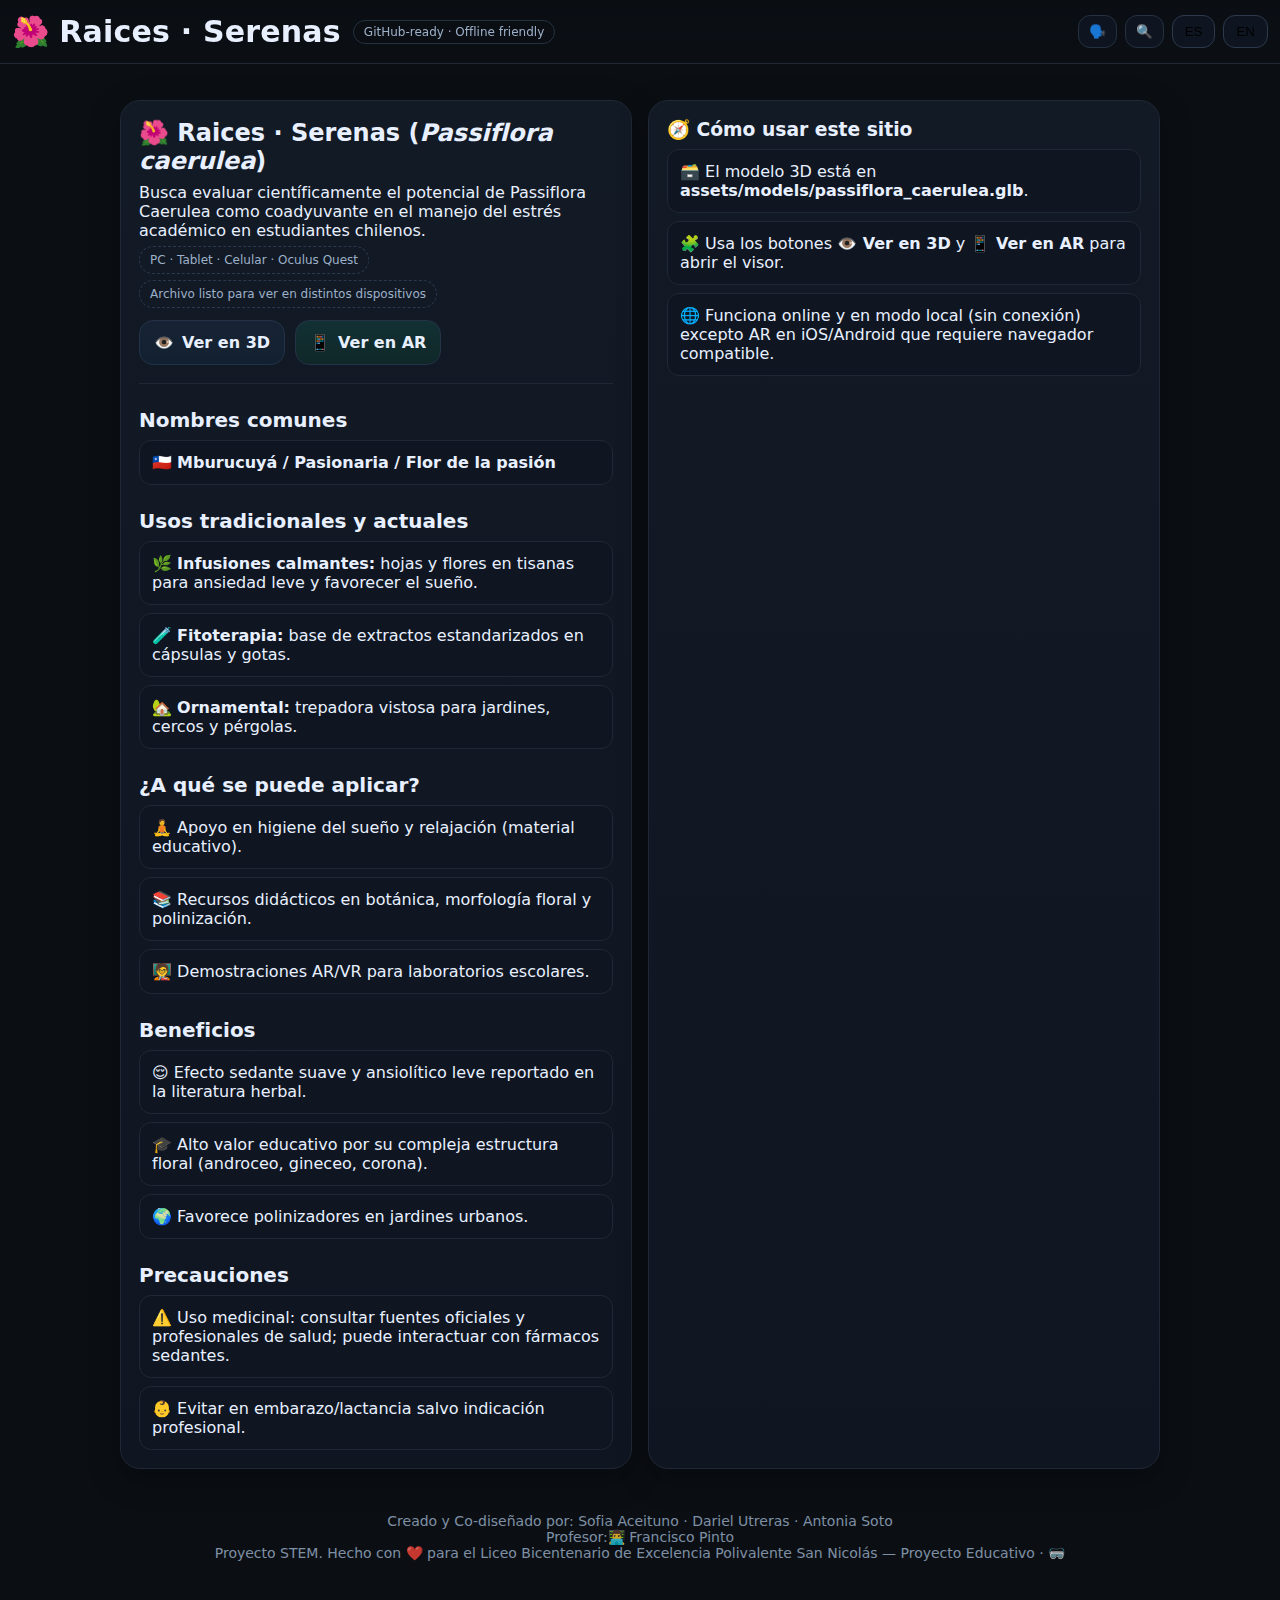
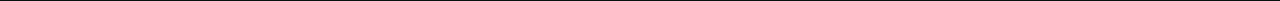
<file: index.html>
<!doctype html><html lang="es"><head>
<meta charset="utf-8"/><meta name="viewport" content="width=device-width,initial-scale=1"/>
<title>Raices - Serenas </title>
<link rel="stylesheet" href="assets/css/style.css"/>
<meta name="description" content="Repositorio educativo sobre la flor de la Pasiflora (Passiflora caerulea): nombre científico, usos, aplicaciones y beneficios. Incluye visor 3D y AR."/>
</head><body>
<div class="header"><div class="header-inner">
  <div class="title">🌺 <span class="es">Raices · Serenas</span><span class="en hidden">Serenity · Root</span></div>
  <span class="badge">GitHub-ready · Offline friendly</span>
  <div class="controls">
    <button class="ctrl-btn" id="btnNarrar">🗣️</button>
    <button class="ctrl-btn" id="btnZoom">🔍</button>
    <button class="lang-toggle" id="btnES">ES</button>
    <button class="lang-toggle" id="btnEN">EN</button>
  </div>
</div></div>

<div class="container" id="main">
  <div class="grid">
    <article class="card">
      <h2>🌺 <span class="es">Raices · Serenas</span><span class="en hidden">Serenity · Root</span> (<i>Passiflora caerulea</i>)</h2>
      </span> Busca evaluar científicamente el potencial de Passiflora Caerulea como coadyuvante en el manejo del estrés académico en estudiantes chilenos.</span>
      <div class="tag">PC · Tablet · Celular · Oculus Quest</div>
      <div class="tag"><span class="es">Archivo listo para ver en distintos dispositivos</span><span class="en hidden">Ready for all devices</span></div>
      <div class="row" style="margin-top:12px">
        <a class="btn btn-3d" href="viewer3d.html?model=assets/models/passiflora_caerulea.glb&title=%F0%9F%8C%BA%20Pasiflora%20%28Passiflora%20caerulea%29" data-i18n="btn3d">👁️ <span class="es">Ver en 3D</span><span class="en hidden">View 3D</span></a>
        <a class="btn btn-ar" href="viewerar.html?model=assets/models/passiflora_caerulea.glb&title=%F0%9F%8C%BA%20Pasiflora%20%28Passiflora%20caerulea%29" data-i18n="btnar">📱 <span class="es">Ver en AR</span><span class="en hidden">View in AR</span></a>
      </div>
      <hr class="sep"/>
      <div class="section-title"><span class="es">Nombres comunes</span><span class="en hidden">Common names</span></div>
      <div class="kv">
        <div>🇨🇱 <b><span class="es">Mburucuyá / Pasionaria / Flor de la pasión</span><span class="en hidden">Passionflower / Blue passionflower</span></b></div>
      </div>
      <div class="section-title"><span class="es">Usos tradicionales y actuales</span><span class="en hidden">Traditional and current uses</span></div>
      <div class="kv">
        <div>🌿 <span class="es"><b>Infusiones calmantes:</b> hojas y flores en tisanas para ansiedad leve y favorecer el sueño.</span><span class="en hidden"><b>Soothing infusions:</b> leaves and flowers as teas for mild anxiety and sleep.</span></div>
        <div>🧪 <span class="es"><b>Fitoterapia:</b> base de extractos estandarizados en cápsulas y gotas.</span><span class="en hidden"><b>Phytotherapy:</b> standardized extracts in capsules and drops.</span></div>
        <div>🏡 <span class="es"><b>Ornamental:</b> trepadora vistosa para jardines, cercos y pérgolas.</span><span class="en hidden"><b>Ornamental:</b> striking vine for gardens, fences and pergolas.</span></div>
      </div>
      <div class="section-title"><span class="es">¿A qué se puede aplicar?</span><span class="en hidden">Applications</span></div>
      <div class="kv">
        <div>🧘 <span class="es">Apoyo en higiene del sueño y relajación (material educativo).</span><span class="en hidden">Sleep hygiene and relaxation support (educational material).</span></div>
        <div>📚 <span class="es">Recursos didácticos en botánica, morfología floral y polinización.</span><span class="en hidden">Didactic resources in botany, flower morphology and pollination.</span></div>
        <div>🧑‍🏫 <span class="es">Demostraciones AR/VR para laboratorios escolares.</span><span class="en hidden">AR/VR demos for school labs.</span></div>
      </div>
      <div class="section-title"><span class="es">Beneficios</span><span class="en hidden">Benefits</span></div>
      <div class="kv">
        <div>😌 <span class="es">Efecto sedante suave y ansiolítico leve reportado en la literatura herbal.</span><span class="en hidden">Mild sedative and anxiolytic effects reported in herbal literature.</span></div>
        <div>🎓 <span class="es">Alto valor educativo por su compleja estructura floral (androceo, gineceo, corona).</span><span class="en hidden">High educational value due to complex floral structure.</span></div>
        <div>🌍 <span class="es">Favorece polinizadores en jardines urbanos.</span><span class="en hidden">Supports pollinators in urban gardens.</span></div>
      </div>
      <div class="section-title"><span class="es">Precauciones</span><span class="en hidden">Cautions</span></div>
      <div class="kv">
        <div>⚠️ <span class="es">Uso medicinal: consultar fuentes oficiales y profesionales de salud; puede interactuar con fármacos sedantes.</span><span class="en hidden">Medicinal use: consult official sources/health professionals; may interact with sedatives.</span></div>
        <div>👶 <span class="es">Evitar en embarazo/lactancia salvo indicación profesional.</span><span class="en hidden">Avoid during pregnancy/breastfeeding unless indicated by a professional.</span></div>
      </div>
    </article>

    <article class="card">
      <h3>🧭 <span class="es">Cómo usar este sitio</span><span class="en hidden">How to use this site</span></h3>
      <div class="kv">
        <div>🗃️ <span class="es">El modelo 3D está en <b>assets/models/passiflora_caerulea.glb</b>.</span><span class="en hidden">3D model lives at <b>assets/models/passiflora_caerulea.glb</b>.</span></div>
        <div>🧩 <span class="es">Usa los botones <b>👁️ Ver en 3D</b> y <b>📱 Ver en AR</b> para abrir el visor.</span><span class="en hidden">Use <b>👁️ View 3D</b> and <b>📱 View in AR</b> buttons.</span></div>
        <div>🌐 <span class="es">Funciona online y en modo local (sin conexión) excepto AR en iOS/Android que requiere navegador compatible.</span><span class="en hidden">Works online and offline (local); AR on iOS/Android needs a compatible browser.</span></div>
      </div>
    </article>
  </div>
</div>

<div class="footer">
  <div class="credits">
    <div>Creado y Co-diseñado por: Sofia Aceituno · Dariel Utreras · Antonia Soto</div>
    <div>Profesor:👨‍💻 Francisco Pinto</div>
    <div>Proyecto STEM. Hecho con ❤️ para el Liceo Bicentenario de Excelencia Polivalente San Nicolás — Proyecto Educativo · 🥽</div>
  </div>
</div>

<script src="assets/js/main.js"></script>
</body></html>
</file>
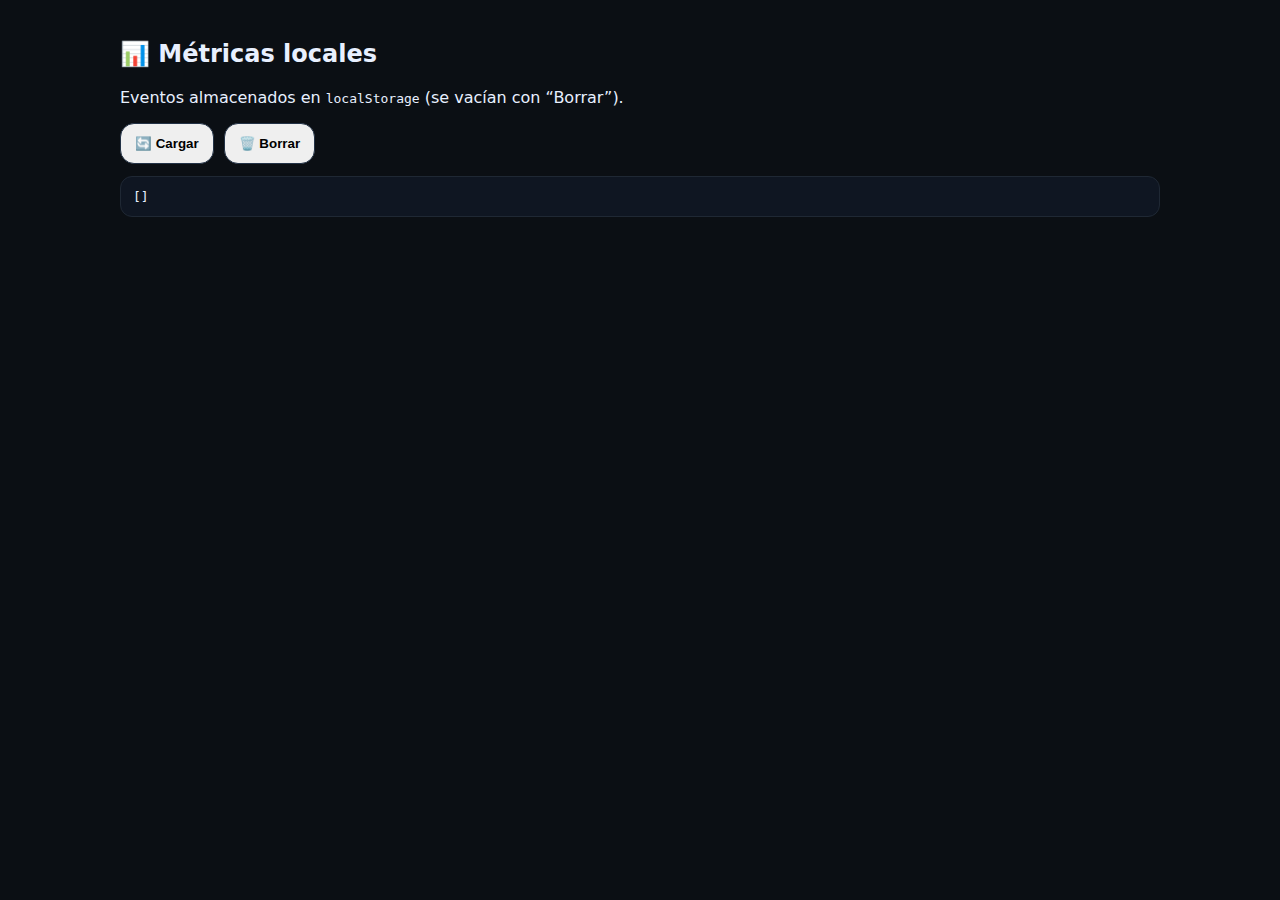
<file: stats.html>
<!doctype html><html lang="es"><head>
<meta charset="utf-8"/><meta name="viewport" content="width=device-width,initial-scale=1"/>
<link rel="stylesheet" href="assets/css/style.css"/>
<title>Métricas locales</title>
</head><body>
<div class="container">
  <h2>📊 Métricas locales</h2>
  <p>Eventos almacenados en <code>localStorage</code> (se vacían con “Borrar”).</p>
  <div class="row">
    <button class="btn" id="btnLoad">🔄 Cargar</button>
    <button class="btn" id="btnClear">🗑️ Borrar</button>
  </div>
  <pre id="out" style="white-space:pre-wrap;background:#0f1622;border:1px solid #1f2834;border-radius:12px;padding:12px;margin-top:12px"></pre>
</div>
<script>
  const out=document.getElementById('out');
  function load(){ out.textContent = JSON.stringify(JSON.parse(localStorage.getItem('metrics')||'[]'), null, 2); }
  document.getElementById('btnLoad').onclick=load;
  document.getElementById('btnClear').onclick=()=>{ localStorage.removeItem('metrics'); load(); };
  load();
</script>
</body></html>
</file>
<file: assets/css/style.css>
:root{
  --bg:#0b0f14; --card:#131a22; --ink:#e8f0ff; --muted:#9db0c9; --accent:#3ddc84; --accent2:#00bcd4; --shadow:rgba(0,0,0,.35);
  --brand:#9b5de5; --brand2:#f15bb5; --brand3:#fee440; --ok:#22c55e; --warn:#f59e0b;
  --radius:20px;
  font-synthesis-weight:none;
}
*{box-sizing:border-box}
html,body{margin:0;padding:0;background:var(--bg);color:var(--ink);font-family:Inter,system-ui,Segoe UI,Roboto,Helvetica,Arial,sans-serif}
a{color:inherit;text-decoration:none}
.container{max-width:1080px;margin:0 auto;padding:20px}
.header{
  position:sticky;top:0;z-index:50;background:linear-gradient(180deg, rgba(11,15,20,.98) 0%, rgba(11,15,20,.85) 80%, rgba(11,15,20,0) 100%);
  backdrop-filter: blur(8px); border-bottom:1px solid #1f2834;
}
.header-inner{display:flex;align-items:center;gap:12px;padding:14px 12px}
.title{font-size:clamp(22px,4vw,30px);font-weight:800;letter-spacing:.2px;display:flex;align-items:center;gap:10px}
.badge{font-size:12px;padding:4px 10px;border:1px solid #243140;border-radius:999px;color:var(--muted)}
.controls{margin-left:auto;display:flex;gap:8px;align-items:center}
.ctrl-btn{padding:8px 10px;border:1px solid #243140;border-radius:12px;background:#0f1520;cursor:pointer}
.ctrl-btn:hover{border-color:#2e3d52}
.lang-toggle{padding:8px 12px;border:1px solid #2d3a4c;border-radius:12px;background:#0f1520;cursor:pointer}
.grid{display:grid;grid-template-columns:1fr;gap:16px;margin-top:16px}
@media(min-width:800px){.grid{grid-template-columns:repeat(2,1fr)}}
.card{background:linear-gradient(180deg,#121a25,#101621);border:1px solid #1f2834;border-radius:var(--radius);box-shadow:0 10px 30px var(--shadow);padding:18px}
.card h2,.card h3{margin:0 0 8px}
.tag{display:inline-block;font-size:12px;padding:6px 10px;border:1px dashed #2a394d;border-radius:999px;color:var(--muted);margin-right:8px;margin-top:6px}
.row{display:flex;flex-wrap:wrap;gap:10px;align-items:center}
.btn{display:inline-flex;align-items:center;gap:8px;padding:12px 14px;border-radius:14px;border:1px solid #233246;cursor:pointer;font-weight:700}
.btn-3d{background:linear-gradient(180deg,#172334,#122131);}
.btn-ar{background:linear-gradient(180deg,#123135,#102728);}
.btn:hover{transform:translateY(-1px)}
.section-title{margin:24px 0 8px;font-weight:800;font-size:20px}
.kv{display:grid;grid-template-columns:1fr;gap:8px}
.kv div{background:#0f1622;border:1px solid #1f2834;border-radius:12px;padding:12px}
.footer{margin:24px auto 40px;max-width:1080px;text-align:center;color:var(--muted);font-size:14px}
.footer .credits{opacity:.8}
hr.sep{border:0;border-top:1px solid #1f2834;margin:18px 0}
.hidden{display:none !important}
.model-hero{
  width:100%;aspect-ratio:16/9;border-radius:18px;border:1px solid #1f2834;background:#0a0f16;
  display:grid;place-items:center;color:#7aa2c7
}
</file>
